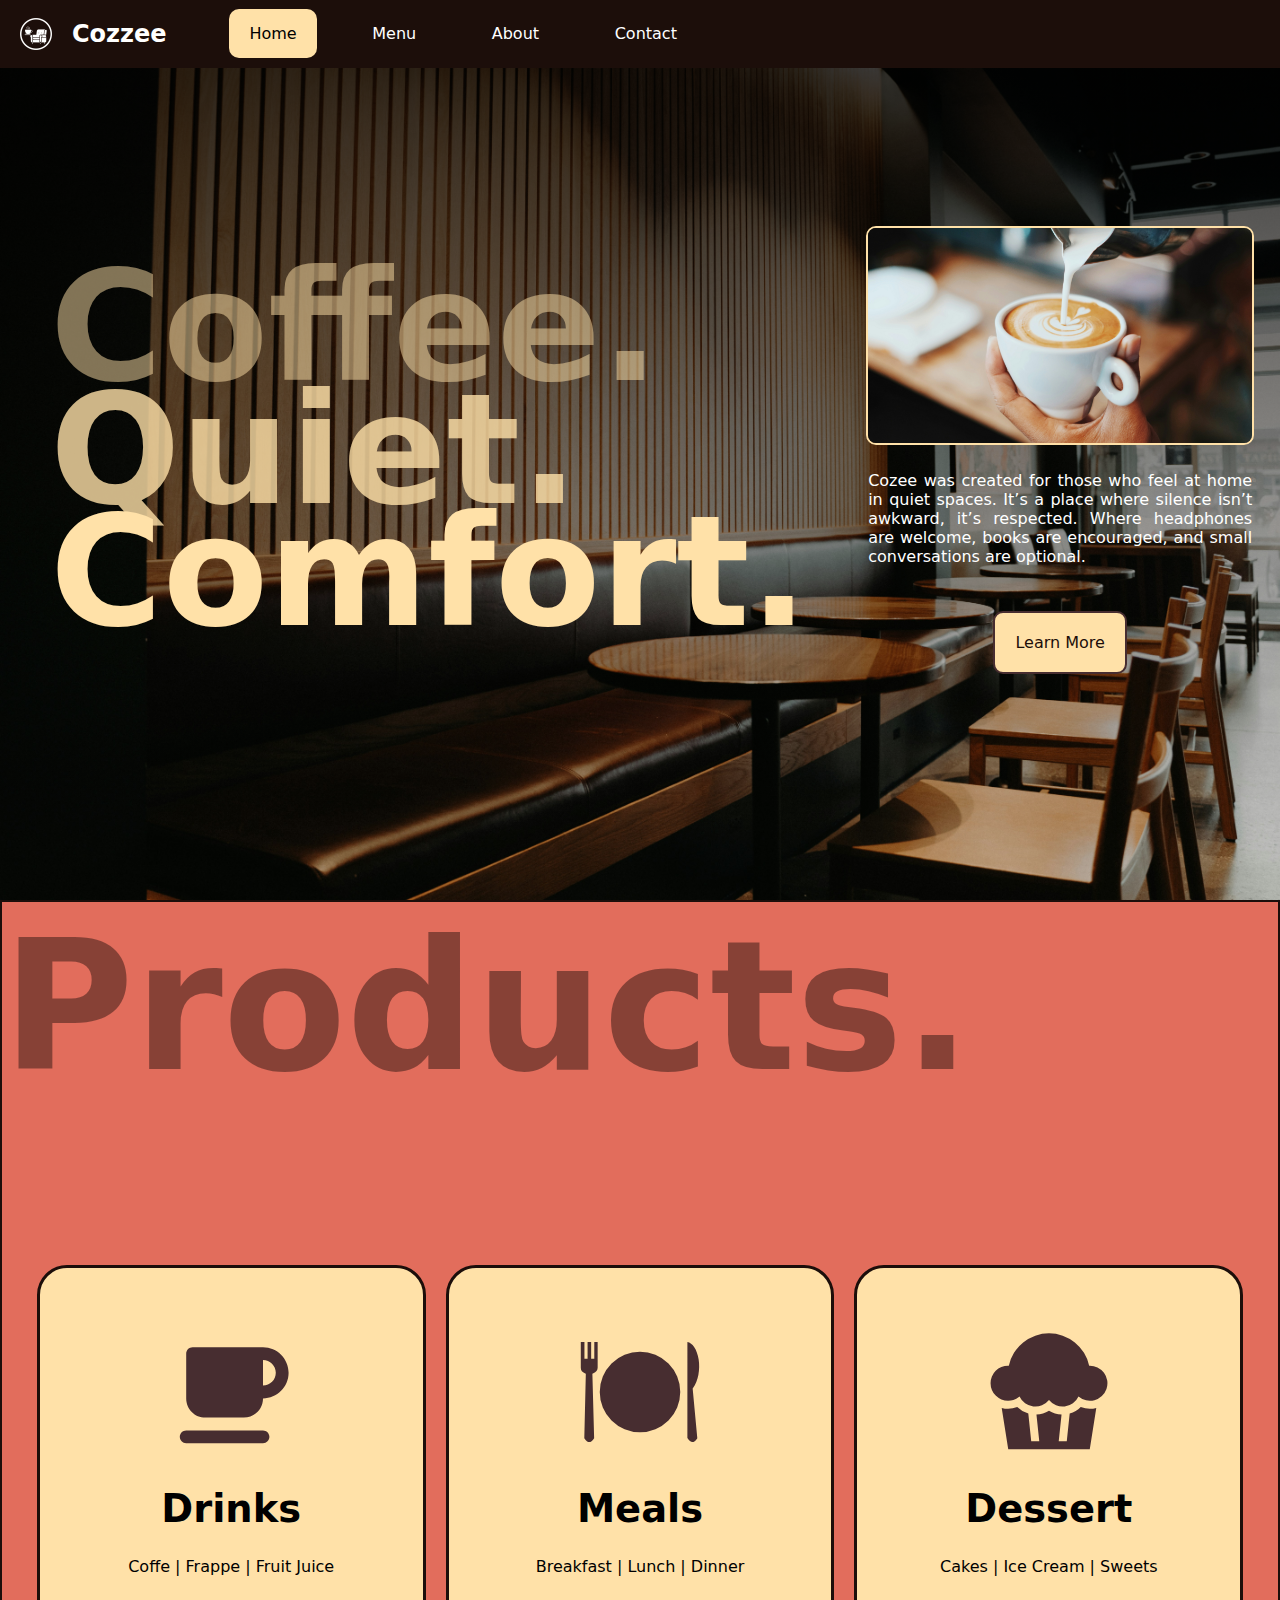
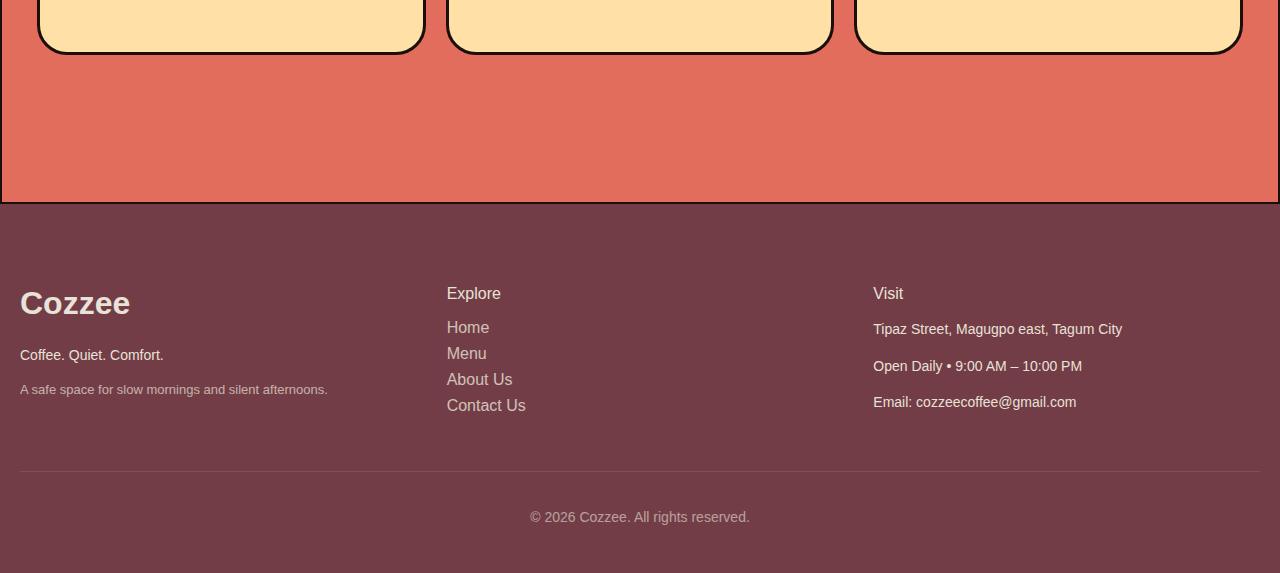
<file: index.html>
<!DOCTYPE html>
<html lang="en">
<head>
    <meta charset="UTF-8">
    <meta name="viewport" content="width=device-width, initial-scale=1.0">
    <title>Document</title>
    <link rel="stylesheet" href="style.css">
</head>
<body>
    <header class="header">
        <nav class="navbar">
            <div class="dropdown">
                <div class="dropbtn">
                    <img src="images/ic--round-menu.png" alt="">
                </div>
                <div class="dropdown-content">
                    <a class="drop-tab" href="index.html">Home</a>
                    <a class="drop-tab" href="menu.html">Menu</a>
                    <a class="drop-tab" href="about.html">About</a>
                    <a class="drop-tab" href="">Contact</a>
                </div>
            </div>
            <img class="logo" src="images/logo.png" alt="brand">
            <h2 class="navbar-brand">Cozzee</h2>
                
            <div class="tabs">
                <li><a href="index.html" style="
                        color: black;
                        background-color: var(--soft-peach);
                    ">Home</a></li>
                <li><a href="menu.html">Menu</a></li>
                <li><a href="about.html">About</a></li>
                <li><a href="">Contact</a></li>
            </div>
        </nav>
    </header>
    <section class="hero-section">
        <div class="hero">
            <div class="tagline">
                <div style="opacity: .5;">Coffee.</div>
                <div style="opacity: .8;">Quiet.</div>
                <div>Comfort.</div>
            </div>
            <div class="subtext">
                <img class="sub-image" src="images/fahmi-fakhrudin-nzyzAUsbV0M-unsplash.jpg" alt="">
                <p>
                    Cozee was created for those who feel at home in quiet spaces.
It’s a place where silence isn’t awkward, it’s respected.
Where headphones are welcome, books are encouraged, and small conversations are optional.
                </p>
                <br>
                <a class="learn-more" href="">Learn More</a>
            </div>
        </div>
    </section>
    <section class="products">
        <div class="products-txt">
            Products.
        </div>
        <div class="product-cards">
            <div class="drinks card">
                <div class="icon">
                    <img src="images/fa7-solid--coffee.svg" alt="">
                    <h1>Drinks</h1>
                    <p>Coffe | Frappe | Fruit Juice</p>
                </div>
            </div>
            <div class="meals card">
                <div class="icon">
                    <img src="images/game-icons--meal.svg" alt="">
                    <h1>Meals</h1>
                    <p>Breakfast | Lunch | Dinner</p>
                </div>
            </div>
            <div class="dessert card">
                <div class="icon">
                    <img src="images/streamline-sharp--cupcake-solid.svg" alt="">
                    <h1>Dessert</h1>
                    <p>Cakes | Ice Cream | Sweets</p>
                </div>
            </div>
        </div>
    </section>
    <footer class="footer">
        <div class="footer-grid">
            <div class="footer-brand">
                <h1>Cozzee</h1>
                <p>Coffee. Quiet. Comfort.</p>
                <p class="muted">A safe space for slow mornings and silent afternoons.</p>
            </div>

            <div class="footer-links">
            <h4>Explore</h4>
            <ul>
                <li><a href="index.html">Home</a></li>
                <li><a href="menu.html">Menu</a></li>
                <li><a href="about.html">About Us</a></li>
                <li><a href="contact.html">Contact Us</a></li>
            </ul>
            </div>
                <div class="footer-contact">
                <h4>Visit</h4>
                <p>Tipaz Street, Magugpo east, Tagum City</p>
                <p>Open Daily • 9:00 AM – 10:00 PM</p>
                <p>Email: cozzeecoffee@gmail.com</p>
            </div>

        </div>

        <div class="footer-bottom">
            <p>© 2026 Cozzee. All rights reserved.</p>
        </div>
    </footer>
</body>
</html>
</file>
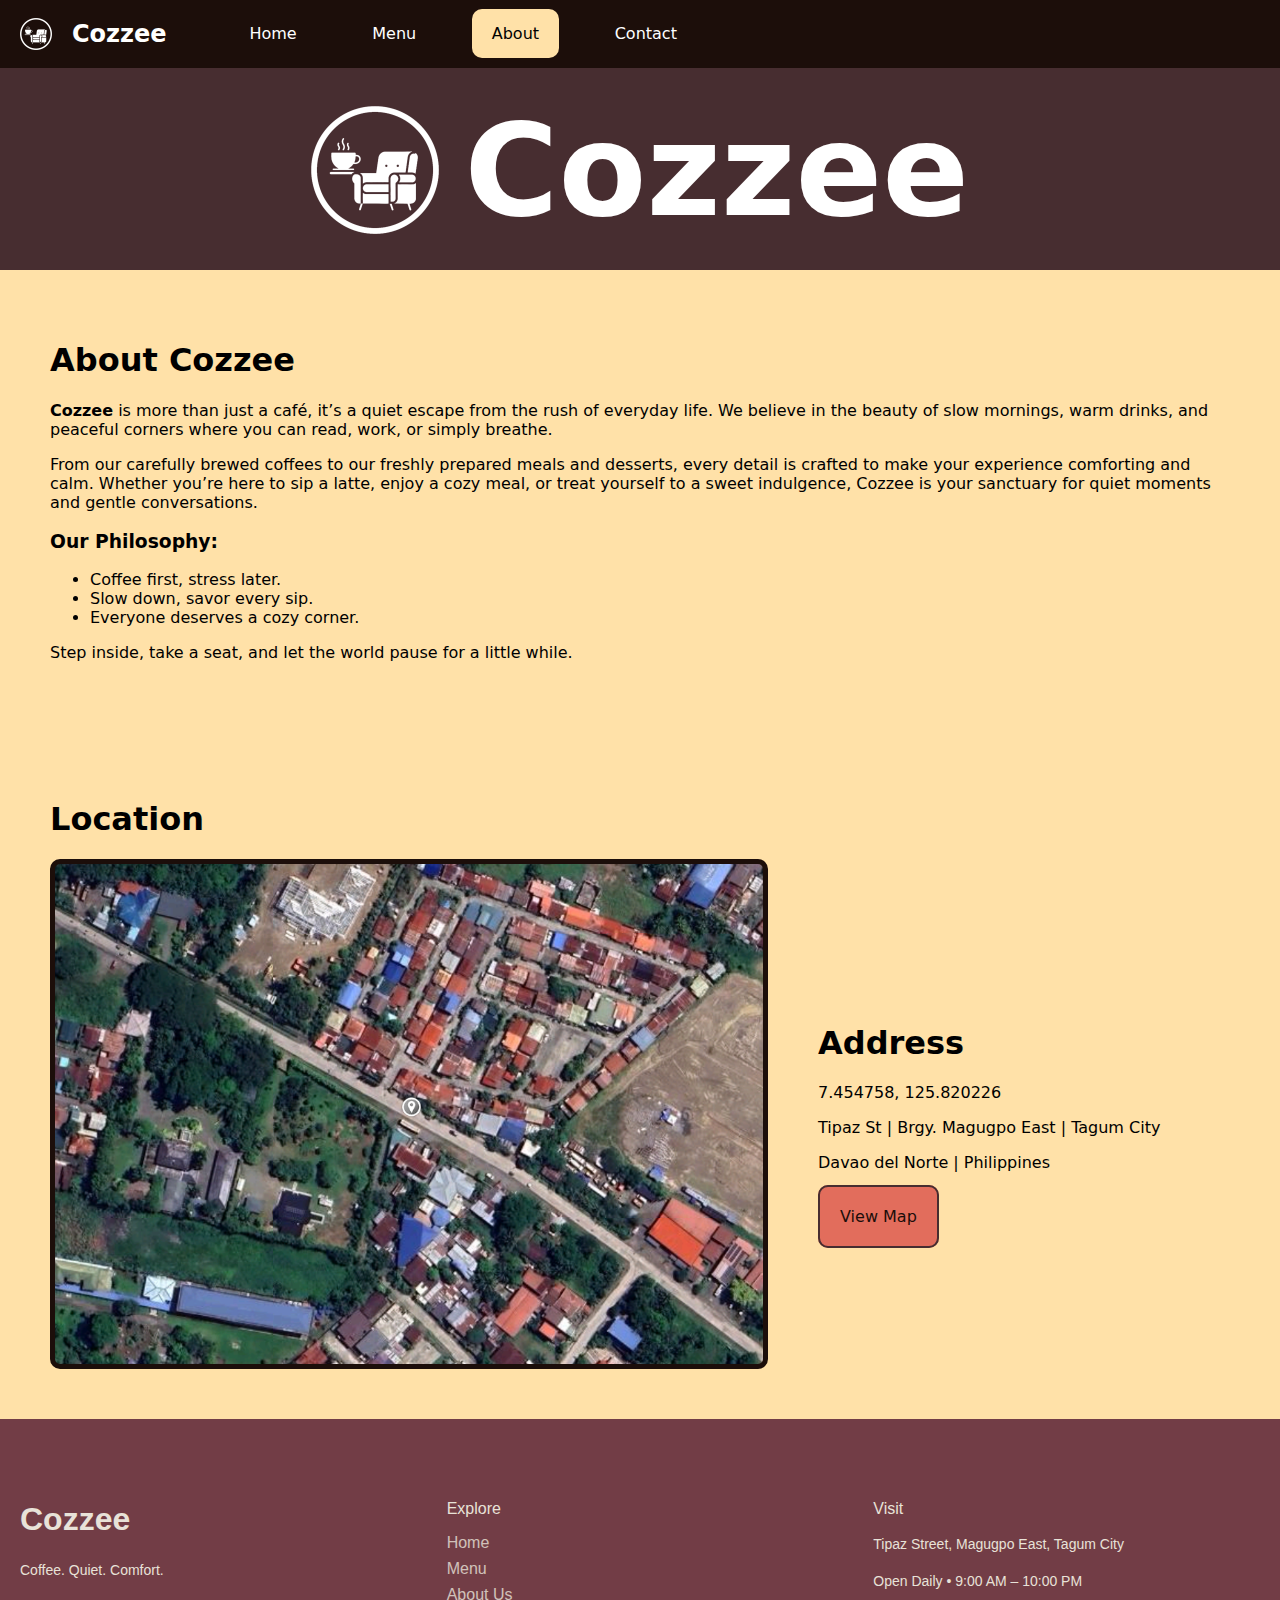
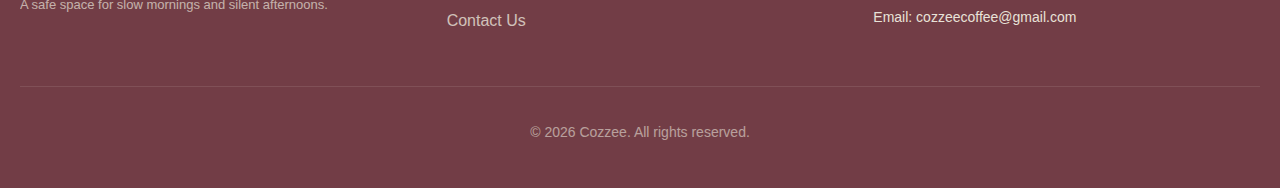
<file: about.html>
<!DOCTYPE html>
<html lang="en">
<head>
    <meta charset="UTF-8">
    <meta name="viewport" content="width=device-width, initial-scale=1.0">
    <title>About - Cozzee</title>
    <link rel="stylesheet" href="about-css.css">
</head>
<body>

<header class="header">
        <nav class="navbar">
            <div class="dropdown">
                <div class="dropbtn">
                    <img src="images/ic--round-menu.png" alt="">
                </div>
                <div class="dropdown-content">
                    <a class="drop-tab" href="index.html">Home</a>
                    <a class="drop-tab" href="menu.html">Menu</a>
                    <a class="drop-tab" href="about.html">About</a>
                    <a class="drop-tab" href="contact.html">Contact</a>
                </div>
            </div>
            <img class="logo" src="images/logo.png" alt="brand">
            <h2 class="navbar-brand">Cozzee</h2>
                
            <div class="tabs">
                <li><a href="index.html">Home</a></li>
            <li><a href="menu.html">Menu</a></li>
            <li><a href="about.html" style="color: black; background-color: var(--soft-peach);">About</a></li>
            <li><a href="contact.html">Contact</a></li>
            </div>
        </nav>
</header>

<section class="about-section">
    <div class="about container">
        <div class="logotype">
            <img src="images/logo.png" alt="logo">
            <h1>Cozzee</h1>  
        </div>
        <div class="about-text">
            <h1>About Cozzee</h1>
        <p>
            <strong>Cozzee</strong> is more than just a café, it’s a quiet escape from the rush of everyday life. We believe in the beauty of slow mornings, warm drinks, and peaceful corners where you can read, work, or simply breathe.
        </p>
        <p>
            From our carefully brewed coffees to our freshly prepared meals and desserts, every detail is crafted to make your experience comforting and calm. Whether you’re here to sip a latte, enjoy a cozy meal, or treat yourself to a sweet indulgence, Cozzee is your sanctuary for quiet moments and gentle conversations.
        </p>
        <h3>Our Philosophy:</h3>
        <ul>
            <li>Coffee first, stress later.</li>
            <li>Slow down, savor every sip.</li>
            <li>Everyone deserves a cozy corner.</li>
        </ul>
        <p>Step inside, take a seat, and let the world pause for a little while.</p>
        </div>
    </div>
    <div class="location">
        <h1>Location</h1>
        <div class="map-container">
            <a class="map" href=""></a>
            <div>
                <h1>Address</h2>
                <p>7.454758, 125.820226</p>
                <p>Tipaz St | Brgy. Magugpo East | Tagum City</p>
                <p>Davao del Norte | Philippines</p>
                <br>
                <a href="https://maps.app.goo.gl/sP9oYzdGgXi2yz8HA" class="view-map">View Map</a>
            </div>
            
        </div>
        
    </div>
</section>

<footer class="footer">
    <div class="footer-grid">
        <div class="footer-brand">
            <h1>Cozzee</h1>
            <p>Coffee. Quiet. Comfort.</p>
            <p class="muted">A safe space for slow mornings and silent afternoons.</p>
        </div>

        <div class="footer-links">
            <h4>Explore</h4>
            <ul>
                <li><a href="index.html">Home</a></li>
                <li><a href="menu.html">Menu</a></li>
                <li><a href="about.html">About Us</a></li>
                <li><a href="contact.html">Contact Us</a></li>
            </ul>
        </div>

        <div class="footer-contact">
            <h4>Visit</h4>
            <p>Tipaz Street, Magugpo East, Tagum City</p>
            <p>Open Daily • 9:00 AM – 10:00 PM</p>
            <p>Email: cozzeecoffee@gmail.com</p>
        </div>
    </div>

    <div class="footer-bottom">
        <p>© 2026 Cozzee. All rights reserved.</p>
    </div>
</footer>

</body>
</html>
</file>
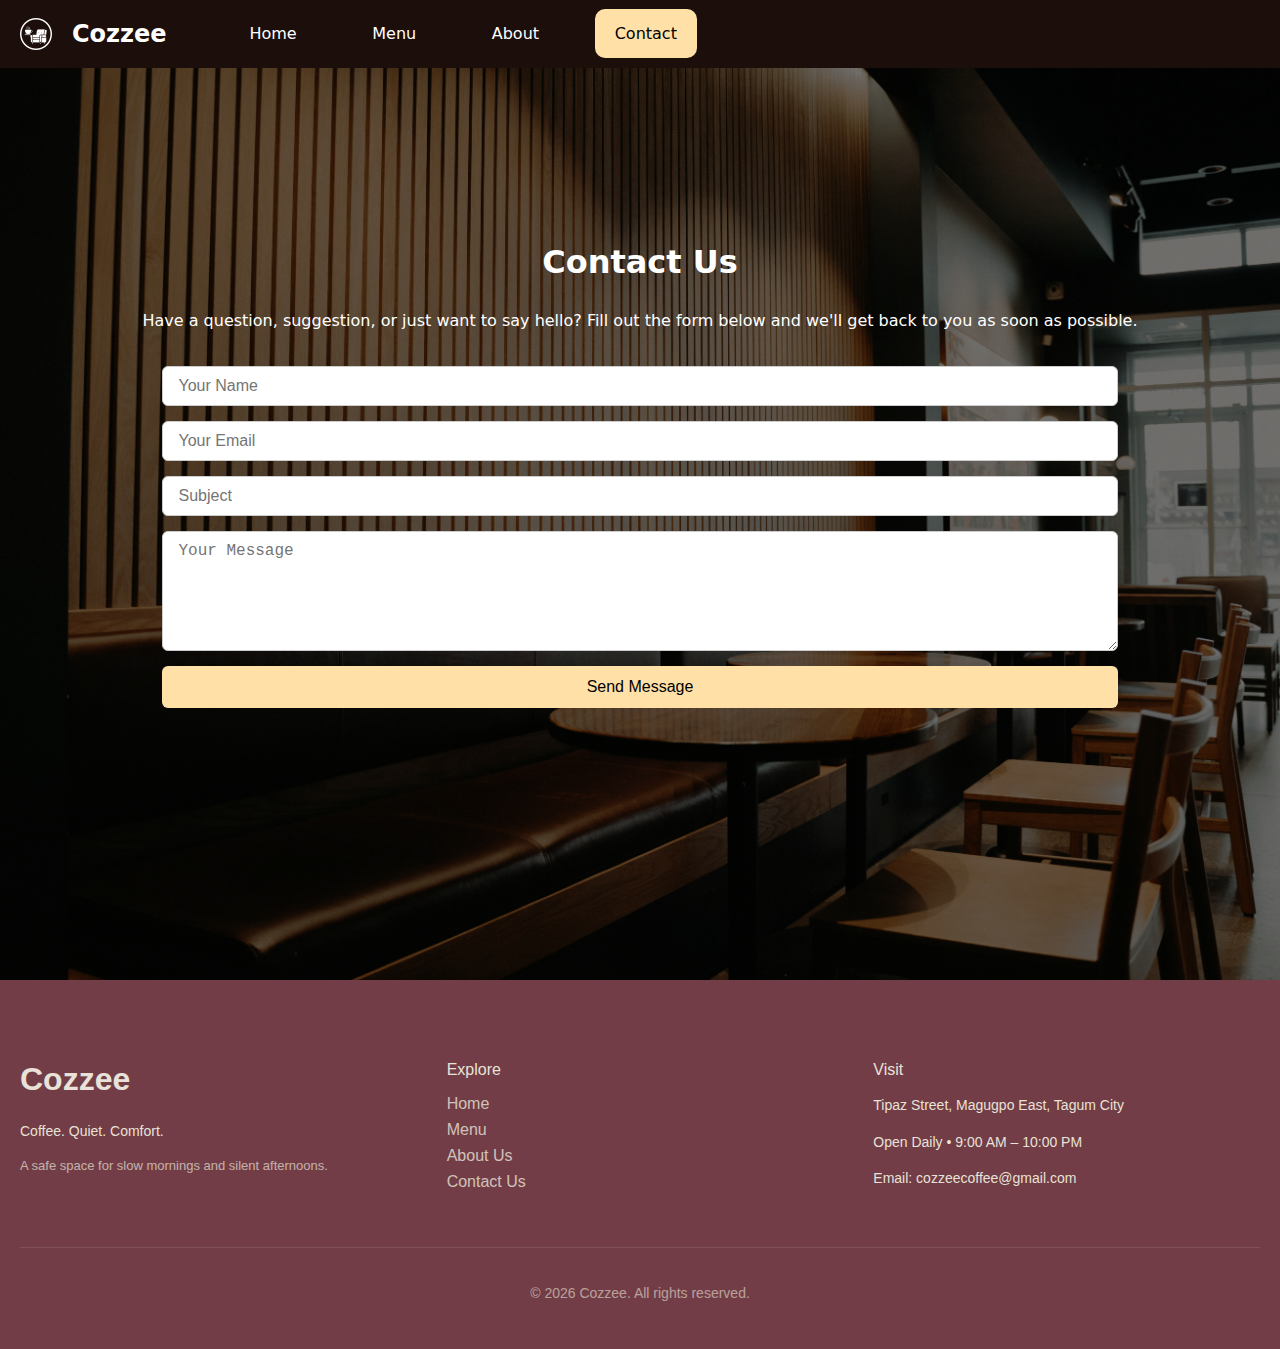
<file: contact.html>
<!DOCTYPE html>
<html lang="en">
<head>
    <meta charset="UTF-8">
    <meta name="viewport" content="width=device-width, initial-scale=1.0">
    <title>Contact - Cozzee</title>
    <link rel="stylesheet" href="contact-css.css">
</head>
<body>

<header class="header">
        <nav class="navbar">
            <div class="dropdown">
                <div class="dropbtn">
                    <img src="images/ic--round-menu.png" alt="">
                </div>
                <div class="dropdown-content">
                    <a class="drop-tab" href="index.html">Home</a>
                    <a class="drop-tab" href="menu.html">Menu</a>
                    <a class="drop-tab" href="about.html">About</a>
                    <a class="drop-tab" href="contact.html">Contact</a>
                </div>
            </div>
            <img class="logo" src="images/logo.png" alt="brand">
            <h2 class="navbar-brand">Cozzee</h2>
                
            <div class="tabs">
                <li><a href="index.html">Home</a></li>
                <li><a href="menu.html">Menu</a></li>
                <li><a href="about.html">About</a></li>
                <li><a href="contact.html" style="color: black; background-color: var(--soft-peach);">Contact</a></li>
            </div>
        </nav>
</header>

<section class="contact-section">
    <div class="contact-container">
        <h1 class="contact-us">Contact Us</h1>
        <p style="text-align:center;">Have a question, suggestion, or just want to say hello? Fill out the form below and we'll get back to you as soon as possible.</p>

        <form class="contact-form" action="#" method="POST">
            <input type="text" name="name" placeholder="Your Name" required>
            <input type="email" name="email" placeholder="Your Email" required>
            <input type="text" name="subject" placeholder="Subject" required>
            <textarea name="message" placeholder="Your Message" required></textarea>
            <button type="submit">Send Message</button>
        </form>
    </div>
    
</section>

<!-- FOOTER -->
<footer class="footer">
    <div class="footer-grid">
        <div class="footer-brand">
            <h1>Cozzee</h1>
            <p>Coffee. Quiet. Comfort.</p>
            <p class="muted">A safe space for slow mornings and silent afternoons.</p>
        </div>

        <div class="footer-links">
            <h4>Explore</h4>
            <ul>
                <li><a href="index.html">Home</a></li>
                <li><a href="menu.html">Menu</a></li>
                <li><a href="about.html">About Us</a></li>
                <li><a href="contact.html">Contact Us</a></li>
            </ul>
        </div>

        <div class="footer-contact">
            <h4>Visit</h4>
            <p>Tipaz Street, Magugpo East, Tagum City</p>
            <p>Open Daily • 9:00 AM – 10:00 PM</p>
            <p>Email: cozzeecoffee@gmail.com</p>
        </div>
    </div>

    <div class="footer-bottom">
        <p>© 2026 Cozzee. All rights reserved.</p>
    </div>
</footer>

</body>
</html>
</file>
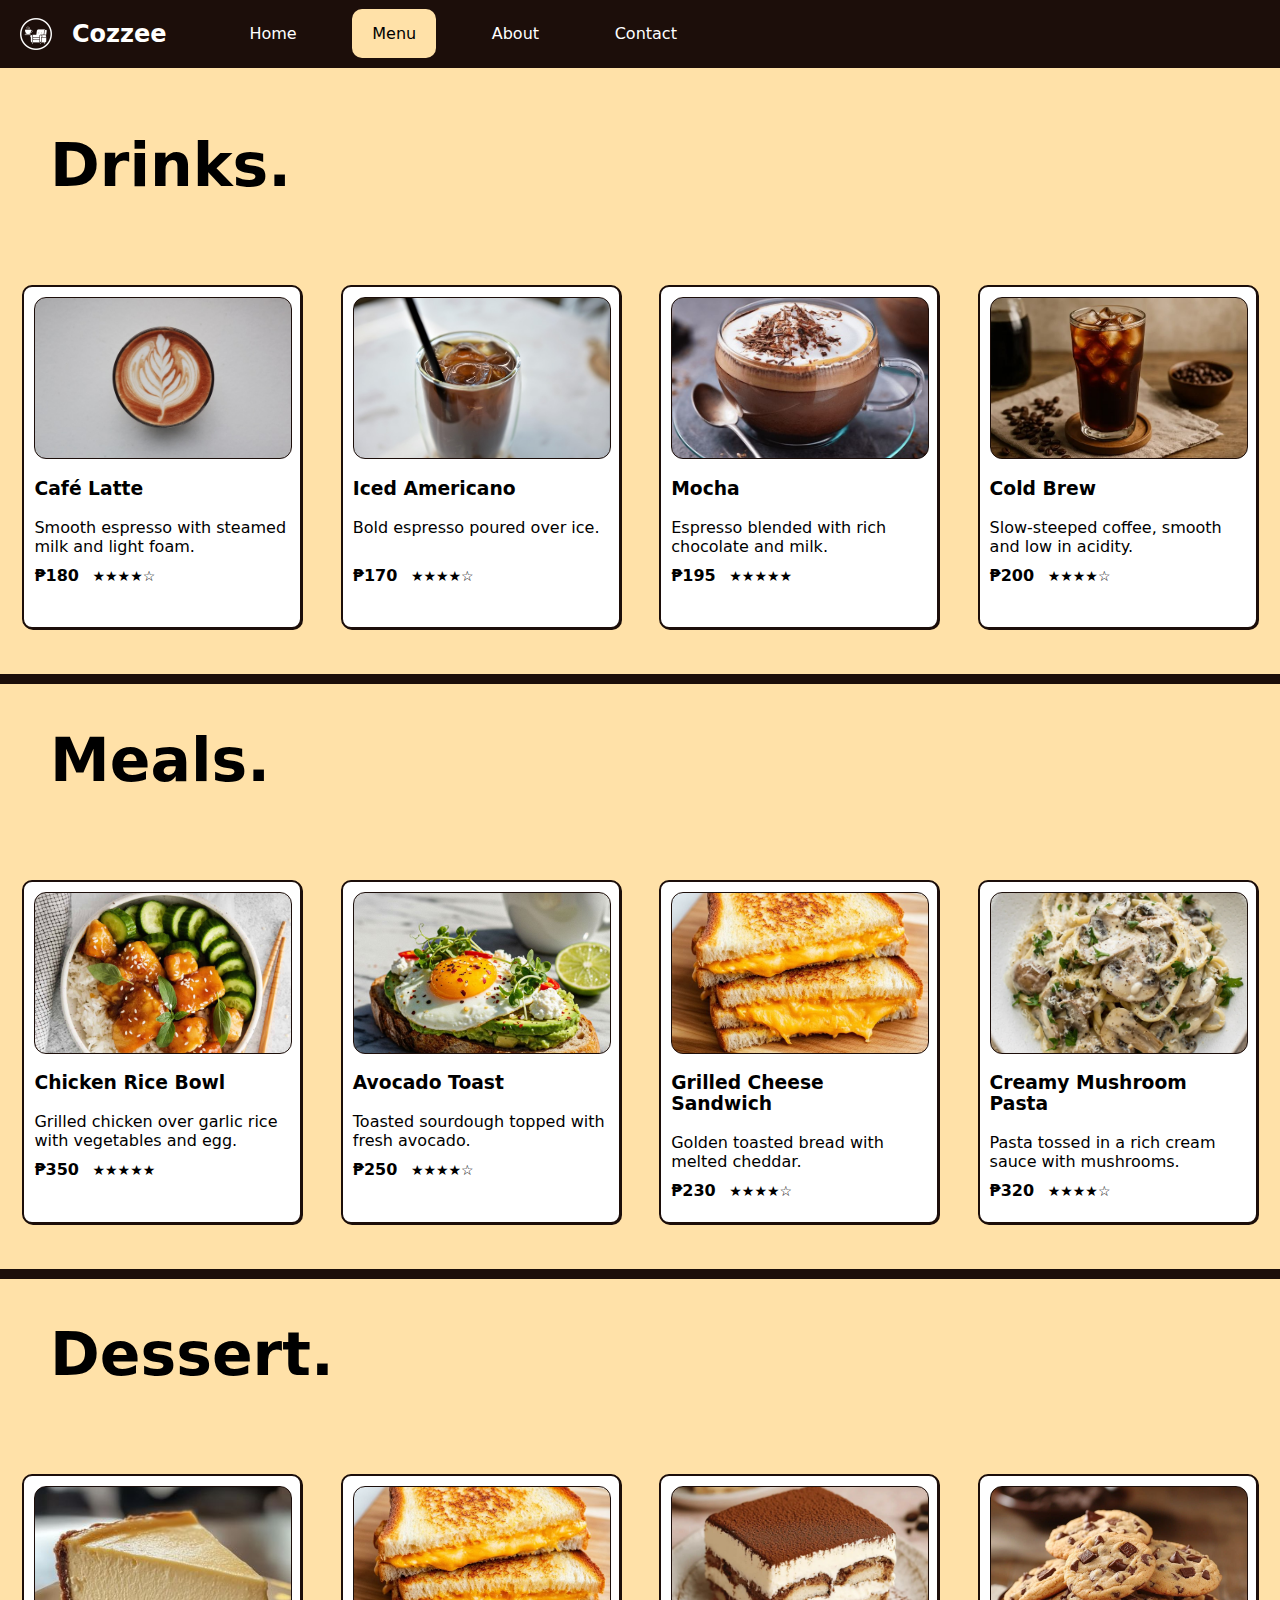
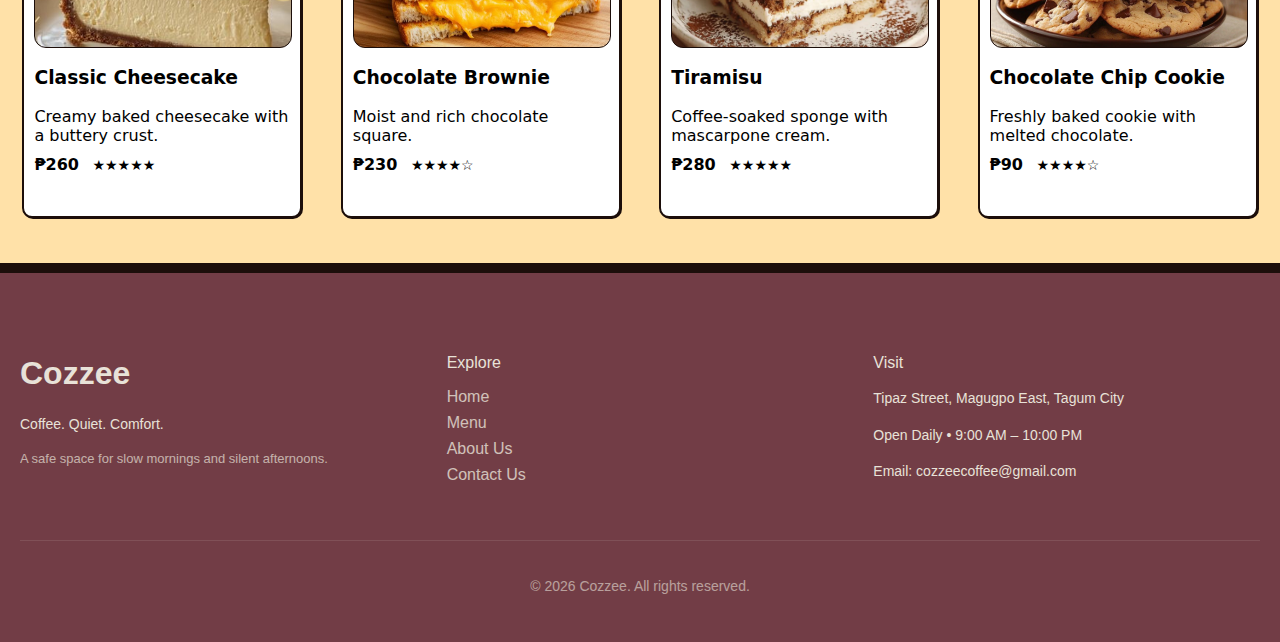
<file: menu.html>
<!DOCTYPE html>
<html lang="en">
<head>
    <meta charset="UTF-8">
    <meta name="viewport" content="width=device-width, initial-scale=1.0">
    <title>Cozzee Menu</title>
    <link rel="stylesheet" href="menu-css.css">
</head>
<body>

<header class="header">
        <nav class="navbar">
            <div class="dropdown">
                <div class="dropbtn">
                    <img src="images/ic--round-menu.png" alt="">
                </div>
                <div class="dropdown-content">
                    <a class="drop-tab" href="index.html">Home</a>
                    <a class="drop-tab" href="menu.html">Menu</a>
                    <a class="drop-tab" href="about.html">About</a>
                    <a class="drop-tab" href="contact.html">Contact</a>
                </div>
            </div>
            <img class="logo" src="images/logo.png" alt="brand">
            <h2 class="navbar-brand">Cozzee</h2>
                
            <div class="tabs">
                <li><a href="index.html">Home</a></li>
                <li><a href="menu.html" style="
                        color: black;
                        background-color: var(--soft-peach);
                    ">Menu</a></li>
                <li><a href="about.html">About</a></li>
                <li><a href="contact.html">Contact</a></li>
            </div>
        </nav>
    </header>

<section class="menu-section">
    <h1>Drinks.</h1>
    <div class="drinks-menu container">

        <div class="menu-card">
            <div class="menu-image latte"></div>
            <h3>Café Latte</h3>
            <p>Smooth espresso with steamed milk and light foam.</p>
            <p class="price">₱180 <span class="stars">★★★★☆</span></p>
        </div>

        <div class="menu-card">
            <div class="menu-image americano"></div>
            <h3>Iced Americano</h3>
            <p>Bold espresso poured over ice.</p>
            <p class="price">₱170 <span class="stars">★★★★☆</span></p>
        </div>

        <div class="menu-card">
            <div class="menu-image mocha"></div>
            <h3>Mocha</h3>
            <p>Espresso blended with rich chocolate and milk.</p>
            <p class="price">₱195 <span class="stars">★★★★★</span></p>
        </div>

        <div class="menu-card">
            <div class="menu-image coldbrew"></div>
            <h3>Cold Brew</h3>
            <p>Slow-steeped coffee, smooth and low in acidity.</p>
            <p class="price">₱200 <span class="stars">★★★★☆</span></p>
        </div>

    </div>
    <h1>Meals.</h1>
    <div class="meals-menu container">

        <div class="menu-card">
            <div class="menu-image ricebowl"></div>
            <h3>Chicken Rice Bowl</h3>
            <p>Grilled chicken over garlic rice with vegetables and egg.</p>
            <p class="price">₱350 <span class="stars">★★★★★</span></p>
        </div>

        <div class="menu-card">
            <div class="menu-image avocado"></div>
            <h3>Avocado Toast</h3>
            <p>Toasted sourdough topped with fresh avocado.</p>
            <p class="price">₱250 <span class="stars">★★★★☆</span></p>
        </div>

        <div class="menu-card">
            <div class="menu-image grilledcheese"></div>
            <h3>Grilled Cheese Sandwich</h3>
            <p>Golden toasted bread with melted cheddar.</p>
            <p class="price">₱230 <span class="stars">★★★★☆</span></p>
        </div>

        <div class="menu-card">
            <div class="menu-image pasta"></div>
            <h3>Creamy Mushroom Pasta</h3>
            <p>Pasta tossed in a rich cream sauce with mushrooms.</p>
            <p class="price">₱320 <span class="stars">★★★★☆</span></p>
        </div>

    </div>
    <h1>Dessert.</h1>
    <div class="dessert-menu container">

        <div class="menu-card">
            <div class="menu-image cheesecake"></div>
            <h3>Classic Cheesecake</h3>
            <p>Creamy baked cheesecake with a buttery crust.</p>
            <p class="price">₱260 <span class="stars">★★★★★</span></p>
        </div>

        <div class="menu-card">
            <div class="menu-image brownie"></div>
            <h3>Chocolate Brownie</h3>
            <p>Moist and rich chocolate square.</p>
            <p class="price">₱230 <span class="stars">★★★★☆</span></p>
        </div>

        <div class="menu-card">
            <div class="menu-image tiramisu"></div>
            <h3>Tiramisu</h3>
            <p>Coffee-soaked sponge with mascarpone cream.</p>
            <p class="price">₱280 <span class="stars">★★★★★</span></p>
        </div>

        <div class="menu-card">
            <div class="menu-image cookie"></div>
            <h3>Chocolate Chip Cookie</h3>
            <p>Freshly baked cookie with melted chocolate.</p>
            <p class="price">₱90 <span class="stars">★★★★☆</span></p>
        </div>

    </div>

</section>

<footer class="footer">
    <div class="footer-grid">
        <div class="footer-brand">
            <h1>Cozzee</h1>
            <p>Coffee. Quiet. Comfort.</p>
            <p class="muted">A safe space for slow mornings and silent afternoons.</p>
        </div>

        <div class="footer-links">
            <h4>Explore</h4>
            <ul>
                <li><a href="index.html">Home</a></li>
                <li><a href="menu.html">Menu</a></li>
                <li><a href="about.html">About Us</a></li>
                <li><a href="contact.html">Contact Us</a></li>
            </ul>
        </div>

        <div class="footer-contact">
            <h4>Visit</h4>
            <p>Tipaz Street, Magugpo East, Tagum City</p>
            <p>Open Daily • 9:00 AM – 10:00 PM</p>
            <p>Email: cozzeecoffee@gmail.com</p>
        </div>
    </div>

    <div class="footer-bottom">
        <p>© 2026 Cozzee. All rights reserved.</p>
    </div>
</footer>

</body>
</html>
</file>
<file: style.css>
:root {
    --dry-sage: #c9cba3;
    --soft-peach: #ffe1a8;
    --vibrant-coral: #e26d5c;
    --whine-plum: #723d46;
    --mauve-shadow: #472d30;
    --darker-brown: rgb(28, 14, 10);
}

/* * {
    border: 1px solid rgba(255, 0, 0, 1);
} */

body {
    font-family: 'system-ui';
    margin: 0;
}

.navbar {
    position: fixed;
    background-color: var(--darker-brown);
    display: flex;
    align-items: center;
    flex-wrap: wrap;
    width: 100%;
    z-index: 1000;
}

.navbar-brand {
    color: white;
    margin-right: 50px;
}

.navbar .tabs {
    display: flex;
    align-items: center;
    justify-content: center;
    flex-wrap: wrap;
    column-gap: 10px;
    row-gap: 20px;
}

.navbar li {
    list-style-type: none;
}

.tabs a {
    
    color: white;
    padding: 15px 20px 15px 20px;
    text-decoration: none;
    margin: 5px 1vw  5px 1vw;
    cursor: pointer;
    transition: 0.3s;
    border-radius: 10px;
}

.tabs a:hover {
    color: black;
    background-color: var(--soft-peach);
    
}


.hero {
    height: 100vh;
    width:100%;
    background: linear-gradient(rgba(0, 0, 0, 0.8), rgba(0,0,0,0)), url(images/99-films-yr9l_xQPDL0-unsplash.jpg);
    background-repeat: no-repeat;
    background-size: cover;
}

.logo {
    width: 2rem;
    margin: 0px 20px 0px 20px;
}

.tagline {

    padding-left: 50px;
    font-size: 12vw;
    font-weight: 800;
    line-height: 0.8;
    color: var(--soft-peach);
}

.dropbtn {
    
    display: none;
    padding: 16px;
    border: none;
    cursor: pointer;
}

.dropdown {
    position: relative;
}

.dropdown-content {
  display: none;
  position: absolute;
  
  background-color: var(--darker-brown);
  min-width: 200px;
  box-shadow: 0px 8px 16px 0px rgba(0,0,0,0.2);
  border: 1px solid var(--whine-plum);
}

.dropdown-content a {
  color: white;
  padding: 12px 16px;
  text-decoration: none;
  display: block;
}

.dropdown-content a:hover {
  background-color: var(--mauve-shadow);
}

.dropdown:hover .dropdown-content {
  display: block;
}

.hero {
    display: flex;
    align-items: center;
    column-gap: 50px;
}

.subtext {
    color: white;
    display: flex;
    flex-direction: column;
    justify-content: center;
    align-items: center;
}

.subtext p {
    border-radius: 10px;
    padding: 10px;
    font-weight: 500;
    text-align: justify;
    width: 30vw;
}

.sub-image {
    width: 30vw;
    border: 2px solid var(--soft-peach);
    border-radius: 10px;
}

.learn-more {
    background-color: var(--soft-peach);
    border-radius: 10px;
    border: 2px solid var(--mauve-shadow);
    padding: 20px;
    font-weight: 500;
    color: var(--darker-brown);
    text-decoration: none;
    transition: .3s;
}
.learn-more:hover {
    color: var(--darker-brown);
    background-color: white;
}

.products {
    display: flex;
    border: 2px solid var(--darker-brown);
    background-color: #e26d5c;
    height: 100vh;
    flex-direction: column;
}

.products-txt {
    height: 20%;
    width: 100%;
    font-weight: 800;
    font-size: 20vh;
    opacity: .4;
}

.product-cards {
    margin-top: 4vh;
    height: 80%;
    display: flex;
    align-items: center;
    justify-content: center;
    flex-direction: row;
    column-gap: 20px;
}

.card {
    background-color: var(--soft-peach);
    border-radius: 30px;
    height: 30vw;
    width: 30%;
    border: 3px solid var(--darker-brown);
    display: flex;
    justify-content: center;
    align-items: center;
    flex-direction: column;
    text-align: center;
}

.drinks {
    
    background-position: center;
}

.drinks:hover {
    fill: white;
    color: white;
    transition: .5s;
    background-image: linear-gradient(rgba(0, 0, 0, .5)), url('images/coffee-latte-cup.jpg');
    background-size: cover;
}


.drinks:hover img {
    display: none;
}

.meals {
    
    background-position: center;
}

.meals:hover {
    fill: white;
    color: white;
    transition: .5s;
    background-image: linear-gradient(rgba(0, 0, 0, .5)), url('images/honey-garlic-chicken-rice-bowls_afarmgirlsdabbles_01v.jpg');
    background-size: cover;
}

.meals:hover img {
    display: none;
}

.dessert {
    
    background-position: center;
}

.dessert:hover {
    fill: white;
    color: white;
    transition: .5s;
    background-image: linear-gradient(rgba(0, 0, 0, .5)), url('images/cheese-cake.jpg');
    background-size: cover;
}

.dessert:hover img {
    display: none;
}


.icon img {
    width: 10vw;
    
}

.icon h1 {
    font-size: 3vw;
}


.footer {
    background-color: var(--whine-plum);
    color: #E8E2D8;
    padding: 60px 20px 30px;
    font-family: 'Inter', sans-serif;
}

.footer-grid {
    display: grid;
    grid-template-columns: repeat(3, 1fr);
    gap: 40px;
    margin-bottom: 40px;
}

.footer h3 {
    font-size: 22px;
    margin-bottom: 10px;
}

.footer h4 {
    font-size: 16px;
    margin-bottom: 15px;
    font-weight: 500;
}

.footer p {
    font-size: 14px;
    line-height: 1.6;
}

.footer .muted {
    opacity: 0.7;
    font-size: 13px;
}

.footer-links ul {
    list-style: none;
    padding: 0;
}

.footer-links li {
    margin-bottom: 8px;
}

.footer-links a {
    text-decoration: none;
    color: #E8E2D8;
    opacity: 0.8;
    transition: 0.3s    ;
}

.footer-links a:hover {
  opacity: 1;
}

.footer-bottom {
    border-top: 1px solid rgba(232, 226, 216, 0.2);
    padding-top: 20px;
    text-align: center;
    font-size: 13px;
    opacity: 0.6;
}

@media (max-width: 992px) {
  .footer-grid {
    grid-template-columns: 1fr 1fr;
  }
}

@media (max-width: 768px) {

    .navbar {
        padding-left: 20px;
        background-color: var(--darker-brown);
    }

    .hero {
        height: 70vh;
    }
    .tabs a{
        display: none;
    }

    .dropbtn {
        display: contents;
    }

    .hero {
        padding-top: 15vh;
        justify-content: center;
        
        flex-direction: column;
    }

    .learn-more {
        padding: 10px;
    }

    .subtext p {
        text-align: center;
        width: 80vw;
    }

    .tagline {
        font-size: 17vw;
    }

    .sub-image {
        display: none;
    }

    .products-txt {
        font-size: 60px;
        height: 100px;
    }
    
    .product-cards {
        flex-direction: column;
        row-gap: 10px;
    }

    .card {
        width: 80%;
    }

    .icon h1 {
        font-size: 20px;
    }

    .card {
        height: 70vh;
    }

    .icon img {
        width: 80px;
    
    }

    .footer-grid {
        grid-template-columns: 1fr;
        text-align: center;
    }

    .footer-links ul {
        padding: 0;
    }


}
</file>
<file: about-css.css>
@import url(style.css);
:root {
    --dry-sage: #c9cba3;
    --soft-peach: #ffe1a8;
    --vibrant-coral: #e26d5c;
    --whine-plum: #723d46;
    --mauve-shadow: #472d30;
    --darker-brown: rgb(28, 14, 10);
}

.about-section {
    width: 100%;
    background-color: var(--soft-peach);
}

.logotype {
    font-size: 4em;
    color: white;
    display: flex;
    justify-content: center;
    align-items: center;
    padding-top: 70px;
    column-gap: 2%;
    width: 100vw;
    height: 200px;
    background-color: var(--mauve-shadow);
}

.logotype img {
    width: 2em;
}


.about-text {
    padding: 50px;  
    
}
.container {
    width: 100%;
}

.location {
    padding: 50px;
}

.map {
    border-radius: 10px;
    width: 60%;
    height: 500px;
    background-image: linear-gradient(rgba(0,0,0, 0)), url(images/map.png);
    background-size: cover;
    background-position: center;
    background-repeat: no-repeat;
    text-decoration: none;
    font-size: 50px;
    border: 5px solid var(--darker-brown);
}

.map p {
    display: none;
    color: white;
}

.map:hover p{
    display: contents;

}

.map-container {
    display: flex;
    align-items: center;
    column-gap: 50px;    
}

.view-map {
    background-color: var(--vibrant-coral);
    border-radius: 10px;
    border: 2px solid var(--mauve-shadow);
    padding: 20px;
    font-weight: 500;
    color: var(--darker-brown);
    text-decoration: none;
    transition: .3s;
}

.view-map:hover {
    color: var(--darker-brown);
    background-color: white;
}


@media (max-width: 768px) {
    .logotype {
        font-size: 2em;
    }

    .map-container {
        flex-direction: column;
        align-items: center;
        justify-content: center;
    }
    
    .map {
        height: 250px;
        width: 90%;
    }

    .map-container{
        text-align: center;
    }
}
</file>
<file: contact-css.css>
@import url(style.css);

.contact-section {
    color: white;
    background-image: linear-gradient(rgba(0,0,0,.5)) ,url(images/99-films-yr9l_xQPDL0-unsplash.jpg);
    background-size: cover;
    background-position: center;
    background-repeat: no-repeat;
    width: 100%;
    display: flex;
    align-items: center;
    justify-content: center;
    flex-direction: column;
    padding-bottom: 80px;
    height: 100vh;
}

.contact-section h1 {
    padding-top: 50px;
    text-align: center;
    margin-bottom: 30px;
}

.contact-form {
    display: flex;
    flex-direction: column;
    padding: 20px;
    gap: 15px;
}

.contact-form input, .contact-form textarea {
    padding: 10px 15px;
    border: 1px solid #ccc;
    border-radius: 6px;
    font-size: 16px;
    width: 100%;
    box-sizing: border-box;
}

.contact-form textarea {
    resize: vertical;
    min-height: 120px;
}

.contact-form button {
    background-color: var(--soft-peach);
    border: none;
    padding: 12px;
    font-size: 16px;
    border-radius: 6px;
    cursor: pointer;
    transition: background-color 0.3s ease;
}

.contact-form button:hover {
    background-color: #ffb38f;
}
</file>
<file: menu-css.css>
@import url(style.css);
:root {
    --dry-sage: #c9cba3;
    --soft-peach: #ffe1a8;
    --vibrant-coral: #e26d5c;
    --whine-plum: #723d46;
    --mauve-shadow: #472d30;
    --darker-brown: rgb(28, 14, 10);
}

.menu-section {
    padding-top: 10vh;
    display: flex;
    flex-direction: column;
    width: 100%;
    background-color: var(--soft-peach);
}



.container {
    display: flex;
    justify-content: center;
    align-items: center;
    column-gap: 3vw;
    height: auto;
    width: 100%;
    border-bottom: 10px solid var(--darker-brown);
    padding: 5vh 0 5vh 0;
}

.menu-section h1{
    text-decoration: dashed;
    margin-left: 50px;
    height: auto;
    font-size: 60px;
}

.menu-card {
    border: 2px solid var(--darker-brown);
    height: 20em;
    width: 20%;
    padding: 10px;
    background-color: white;
    border-radius: 10px;
    box-shadow: 1px 1px 0px 0px var(--darker-brown);
    transition: 0.3s;
}

.menu-card:hover {
    transform: translate(-8px, -8px);
    box-shadow: 8px 8px 0px 0px var(--darker-brown);
}

.menu-card p {
    height: 2em;
}

.menu-image {
    border: 1px solid var(--darker-brown);
    width: 100%;
    height: 10em;
    border-radius: 12px;
    background-size: cover;
    background-position: center;
    background-repeat: no-repeat;
}

.price {
    font-weight: 600;
}

.menu-card {
    overflow: hidden;
}


.latte {
    background-image: url(images/latte.jpg);
}

.americano {
    background-image: url(images/iced-americano.jpg);
}

.mocha {
    background-image: url(images/mocha.jpg);
}

.coldbrew {
    background-image: url(images/cold-brew.jpg);
}

.ricebowl {
    background-image: url(images/honey-garlic-chicken-rice-bowls_afarmgirlsdabbles_01v.jpg);
}

.avocado {
    background-image: url(images/avocado-toast.jpg);
}

.grilledcheese {
    background-image: url(images/grilled-cheese.jpg);
}

.pasta {
    background-image: url(images/creamy-pasta.jpg);
}

.cheesecake {
    background-image: url(images/cheese-cake.jpg);
}

.brownie {
    background-image: url(images/grilled-cheese.jpg);
}

.tiramisu {
    background-image: url(images/tiramisu.jpg);
}

.cookie {
    background-image: url(images/cookie.jpg);
}


.stars {
    width: 100%;
    font-size: 14px;
    margin-left: 8px;
    text-align: right;
}


@media (max-width: 768px) {
    .menu-section {
        height: auto;
    }
    .container {
        flex-direction: column;
        row-gap: 10px;
        height: auto;
    }
    
    .menu-card {
        width: 80vw;
    }
}
</file>
